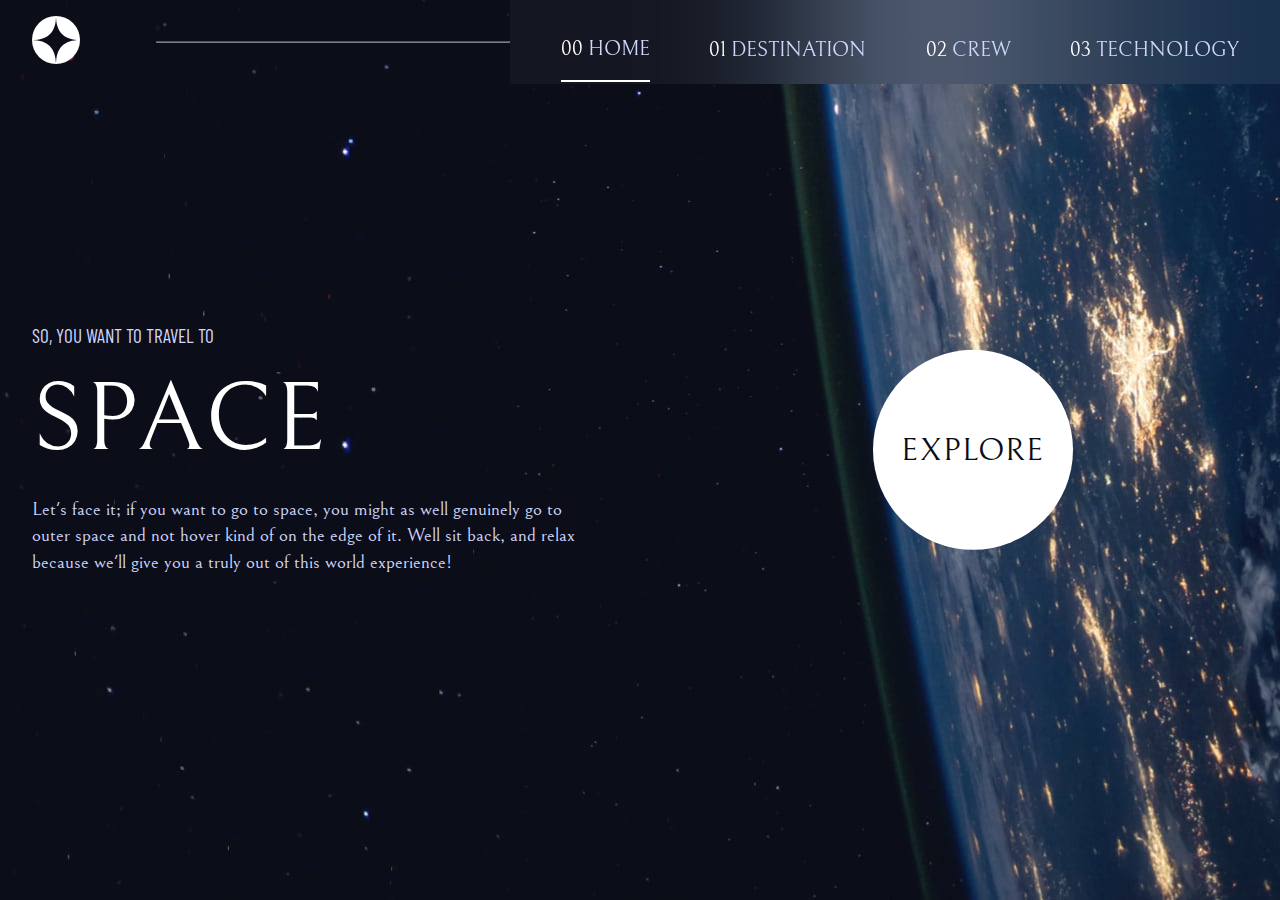
<file: index.html>
<!DOCTYPE html>
<html lang="en">
<head>
    <meta charset="UTF-8">
    <meta http-equiv="X-UA-Compatible" content="IE=edge">
    <meta name="viewport" content="width=device-width, initial-scale=1.0">
    <link rel="shortcut icon" href="assets/favicon-32x32.png" type="image/x-icon">
    <link rel="stylesheet" href="style.css">
    <title>Space Tourism Website</title>
</head>
<body>
    <style>
        body{
            background-image: url(assets/home/background-home-mobile.jpg);
        }
        @media screen and (min-width: 600px) and (max-width: 1000px){
            body{
                background-image: url(assets/home/background-home-mobile.jpg);
            }
        }
        @media screen and (min-width: 1000px){
            body{
                background-image: url(assets/home/background-home-desktop.jpg);
            }
            .main{
                max-width: 1300px;
                margin-top: 2em;
                margin: auto;
            }
        }
    </style>
    <nav>
        <div class="logo">
            <img src="assets/shared/logo.svg" alt="" >
        </div>
        <div class="menu-open">
            <img src="assets/shared/icon-hamburger.svg" alt="" class="icon-hamburger">
        </div>        
        <hr>
        <div class="nav-menu">
            <img src="assets/shared/icon-close.svg" alt="" class="icon-close">
            <p class="p-one" style="border-bottom: 2px solid white;"><span>00</span> home</p>
            <a href="./destination.html"><p><span>01</span> destination</p></a>
            <a href="./crew.html"><p><span>02</span> crew</p></a>
            <a href="./launch.html"><p><span>03</span> technology</p></a>
        </div>
    </nav>
    <div class="container">
        <div class="main">
            <div class="text">
                <h3>so, you want to travel to</h3>
                <h1>space</h1>
                <p>Let's face it; if you want to go to space, you might as well genuinely go to outer space and not hover kind of on the edge of it. Well sit back, and relax because we'll give you a truly out of this world experience!</p>
            </div>
            <div class="other-circle">
                <a href="./destination.html">
                    <div class="circle">
                        <h3>explore</h3>
                    </div>
                </a>
            </div>
        </div>
    </div>
    <script src="main.js"></script>
</body>
</html>
</file>
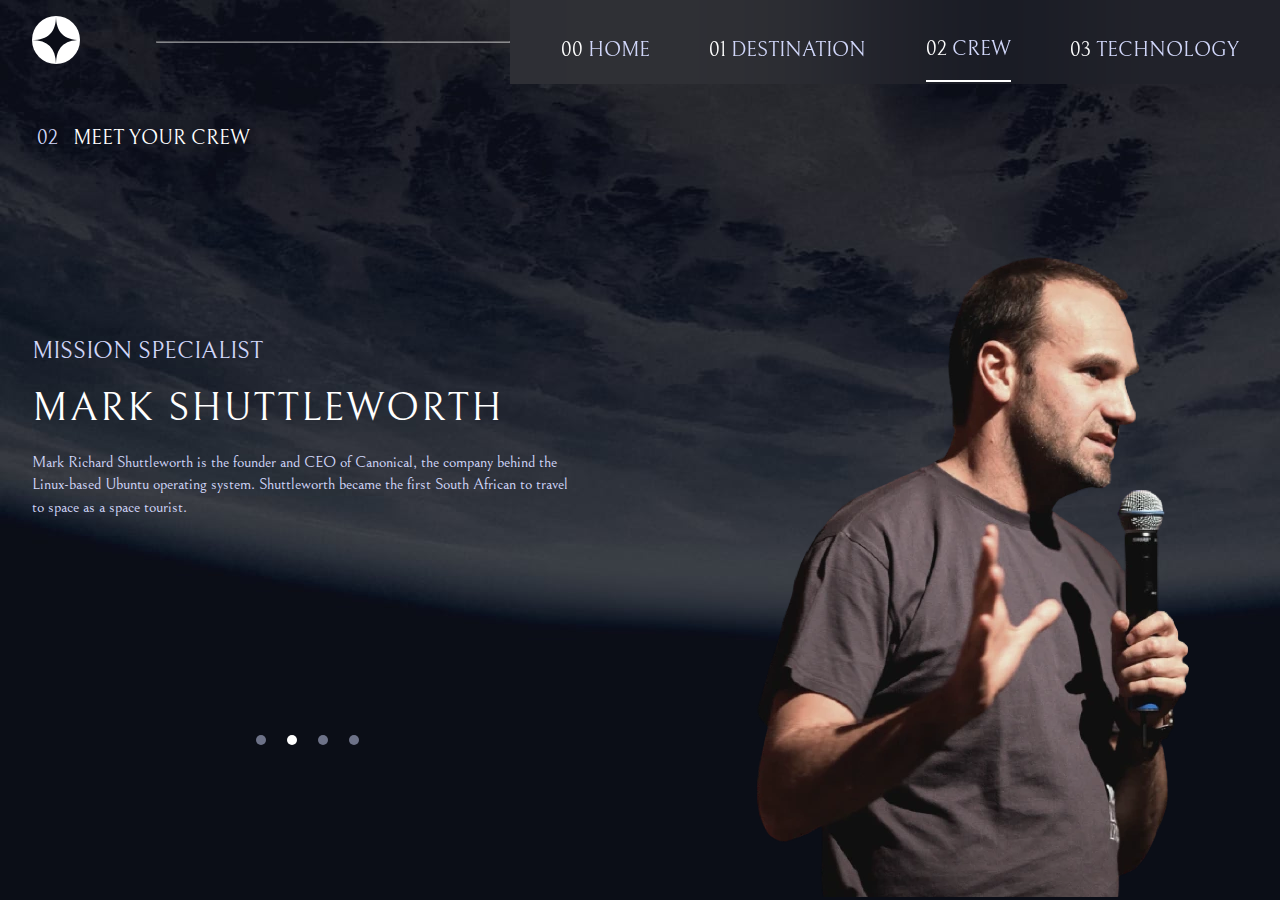
<file: crew-eng.html>
<!DOCTYPE html>
<html lang="en">
<head>
    <meta charset="UTF-8">
    <meta http-equiv="X-UA-Compatible" content="IE=edge">
    <link rel="stylesheet" href="style.css">
    <meta name="viewport" content="width=device-width, initial-scale=1.0">
    <title>Crew</title>
</head>
<body>
    <style>
        body{
            background-image: url(assets/crew/background-crew-mobile.jpg);
        }
        @media screen and (min-width: 600px) and (max-width: 1000px){
            body{
                background-image: url(assets/crew/background-crew-tablet.jpg);
            }
        }
        @media screen and (min-width: 1000px){
            body{
                background-image: url(assets/crew/background-crew-desktop.jpg);
            }
            .main{
                bottom: 0;
            }
        }
    </style>
    <nav class="container">
        <div class="logo">
            <img src="assets/shared/logo.svg" alt="" >
        </div>
        <div class="menu-open">
            <img src="assets/shared/icon-hamburger.svg" alt="" class="icon-hamburger">
        </div>   
        <hr>     
        <div class="nav-menu">
            <img src="assets/shared/icon-close.svg" alt="" class="icon-close">
            <a href="./index.html"><p class="p-one"><span>00</span> home</p></a>
            <a href="./destination.html"><p><span>01</span> destination</p></a>
            <a href="./crew.html"><p  style="border-bottom: 2px solid white;"><span>02</span> crew</p></a>
            <a href="./launch.html"><p><span>03</span> technology</p></a>
        </div>
    </nav>
    <h3 class="destination--h3"><span>02</span> meet your crew</h3>
    <div class="main main-crew">
        <div class="moon-crew">
            <div class="crew-text">
                <h2>mission specialist</h2>
                <h1>mark shuttleworth</h1>
                <p>Mark Richard Shuttleworth is the founder and CEO of Canonical, the company behind the Linux-based Ubuntu operating system. Shuttleworth became the first South African to travel to space as a space tourist.</p>
            </div>
            <div class="swipe-circles">
                <a href="./crew.html"><div class="small-circle"></div></a>
                <div class="small-circle" style="background-color: #FFF; opacity: 1;"></div>
                <a href="./crew-pilot.html"><div class="small-circle"></div></a>
                <a href="./crew-flight.html"><div class="small-circle"></div></a>
            </div>
        </div>
        <div class="image-div">
            <img src="assets/crew/image-mark-shuttleworth.webp" alt="" class="image" style="padding-bottom: 0em;">
        </div>
    </div>
    <script src="main.js"></script>
</body>
</html>
</file>
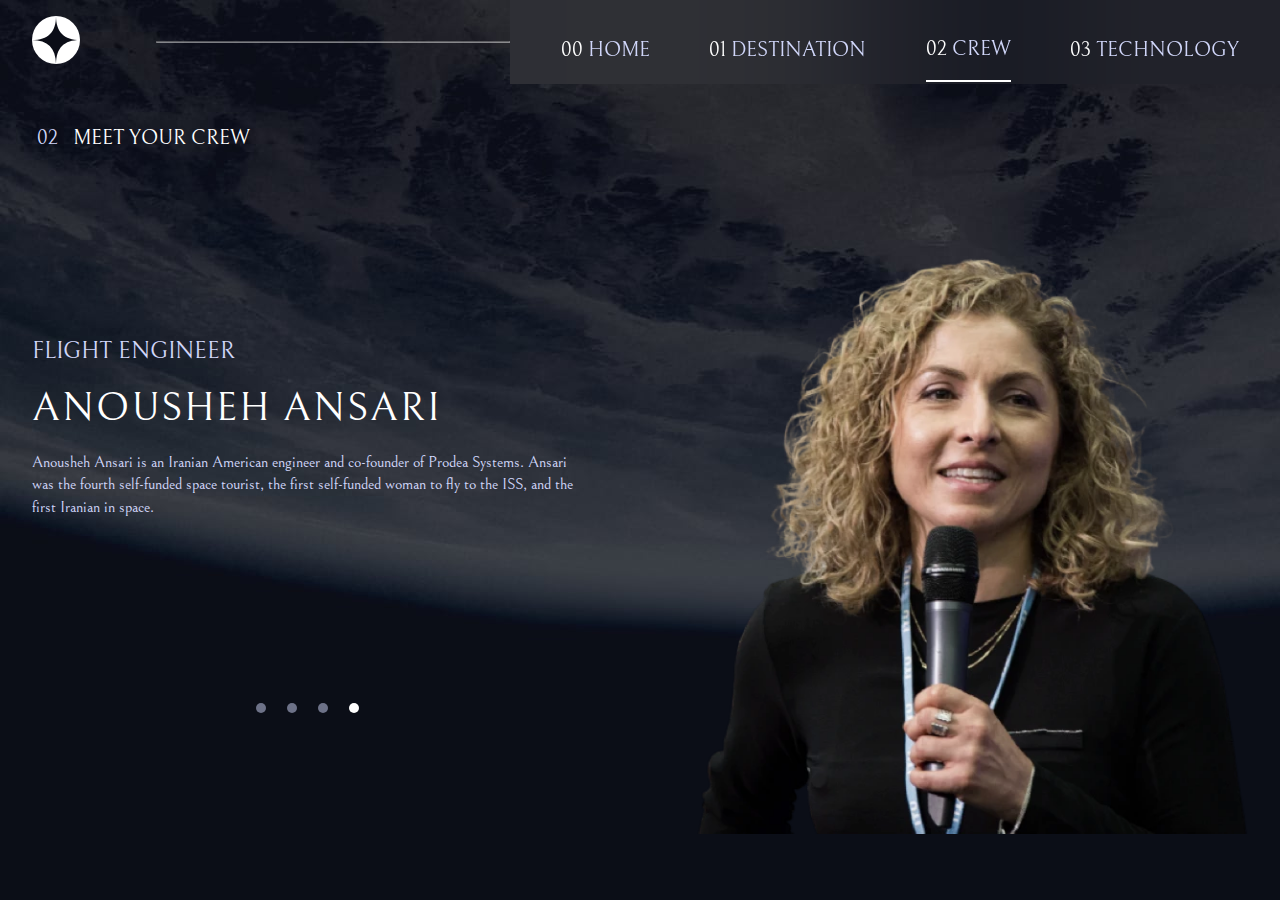
<file: crew-flight.html>
<!DOCTYPE html>
<html lang="en">
<head>
    <meta charset="UTF-8">
    <meta http-equiv="X-UA-Compatible" content="IE=edge">
    <link rel="shortcut icon" href="assets/favicon-32x32.png" type="image/x-icon">
    <link rel="stylesheet" href="style.css">
    <meta name="viewport" content="width=device-width, initial-scale=1.0">
    <title>Crew</title>
</head>
<body>
    <style>
        body{
            background-image: url(assets/crew/background-crew-mobile.jpg);
        }
        @media screen and (min-width: 600px) and (max-width: 1000px){
            body{
                background-image: url(assets/crew/background-crew-tablet.jpg);
            }
        }
        @media screen and (min-width: 1000px){
            body{
                background-image: url(assets/crew/background-crew-desktop.jpg);
            }
            .main{
                bottom: 0;
            }
        }
    </style>
    <nav class="container">
        <div class="logo">
            <img src="assets/shared/logo.svg" alt="" >
        </div>
        <div class="menu-open">
            <img src="assets/shared/icon-hamburger.svg" alt="" class="icon-hamburger">
        </div> 
        <hr>       
        <div class="nav-menu">
            <img src="assets/shared/icon-close.svg" alt="" class="icon-close">
            <a href="./index.html"><p class="p-one"><span>00</span> home</p></a>
            <a href="./destination.html"><p><span>01</span> destination</p></a>
            <a href="./crew.html"><p style="border-bottom: 2px solid white;"><span>02</span> crew</p></a>
            <a href="./launch.html"><p><span>03</span> technology</p></a>
        </div>
    </nav>
    <h3 class="destination--h3"><span>02</span> meet your crew</h3>
    <div class="main main-crew">
        <div class="moon-crew">
            <div class="crew-text">
                <h2>flight engineer</h2>
                <h1>anousheh ansari</h1>
                <p>Anousheh Ansari is an Iranian American engineer and co-founder of Prodea Systems. Ansari was the fourth self-funded space tourist, the first self-funded woman to fly to the ISS, and the first Iranian in space.</p>
            </div>
            <div class="swipe-circles">
                <a href="./crew.html"><div class="small-circle"></div></a>
                <a href="./crew-eng.html"><div class="small-circle"></div></a>
                <a href="./crew-pilot.html"><div class="small-circle"></div></a>
                <div class="small-circle" style="background-color: #FFF; opacity: 1;"></div>
            </div>
        </div>
        <div class="image-div">
            <img src="assets/crew/image-anousheh-ansari.webp" alt="" class="image" style="padding-bottom: 0em;">
        </div>
    </div>
    <script src="main.js"></script>
</body>
</html>
</file>
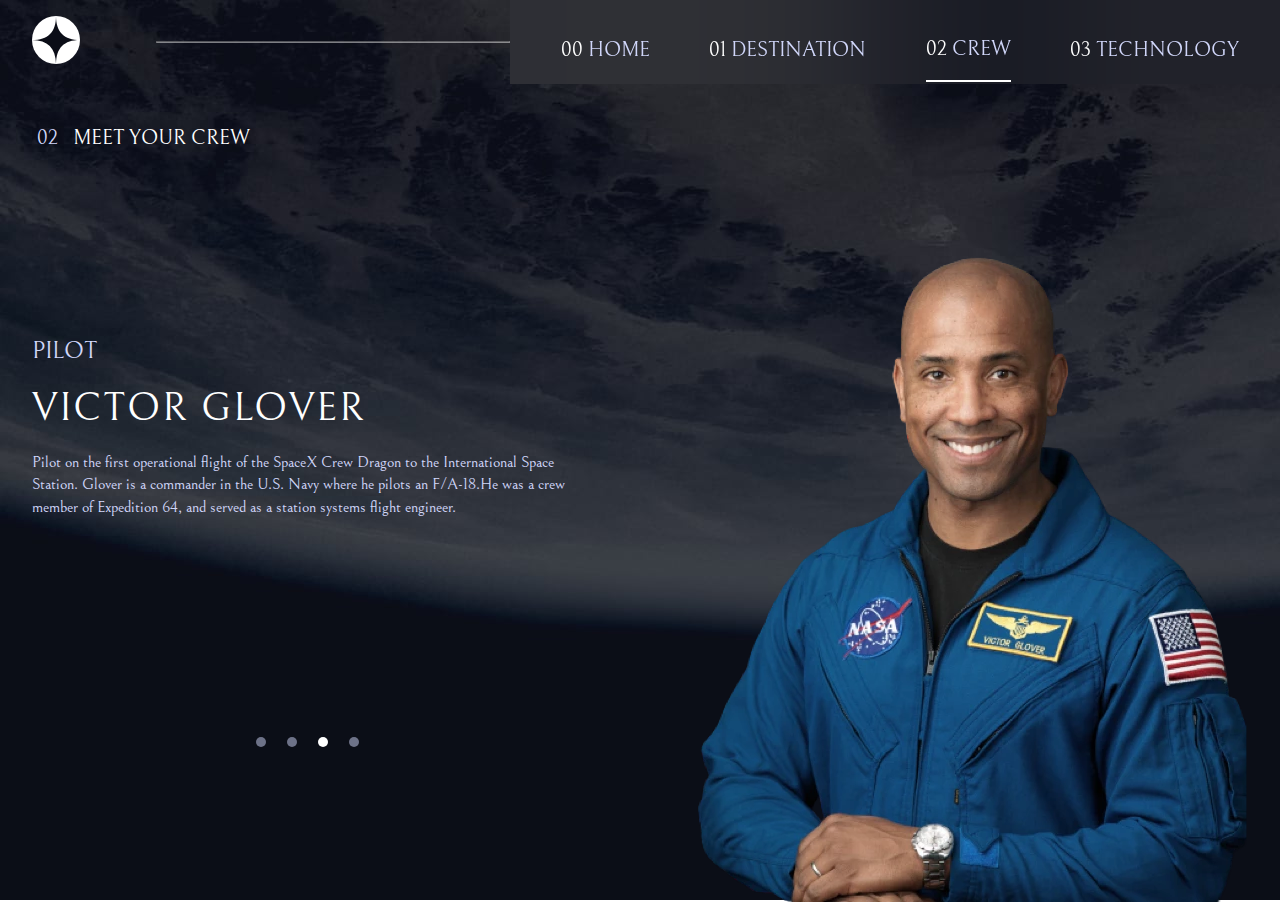
<file: crew-pilot.html>
<!DOCTYPE html>
<html lang="en">
<head>
    <meta charset="UTF-8">
    <meta http-equiv="X-UA-Compatible" content="IE=edge">
    <link rel="shortcut icon" href="assets/favicon-32x32.png" type="image/x-icon">
    <link rel="stylesheet" href="style.css">
    <meta name="viewport" content="width=device-width, initial-scale=1.0">
    <title>Crew</title>
</head>
<body>    
    <style>
        body{
            background-image: url(assets/crew/background-crew-mobile.jpg);
        }
        @media screen and (min-width: 600px) and (max-width: 1000px){
            body{
                background-image: url(assets/crew/background-crew-tablet.jpg);
            }
        }
        @media screen and (min-width: 1000px){
            body{
                background-image: url(assets/crew/background-crew-desktop.jpg);
            }
            .main{
                bottom: 0;
            }
        }
    </style>
    <nav class="container">
        <div class="logo">
            <img src="assets/shared/logo.svg" alt="" >
        </div>
        <div class="menu-open">
            <img src="assets/shared/icon-hamburger.svg" alt="" class="icon-hamburger">
        </div>
        <hr>        
        <div class="nav-menu">
            <img src="assets/shared/icon-close.svg" alt="" class="icon-close">
            <a href="./index.html"><p class="p-one"><span>00</span> home</p></a>
            <a href="./destination.html"><p><span>01</span> destination</p></a>
            <a href="./crew.html"><p style="border-bottom: 2px solid white;"><span>02</span> crew</p></a>
            <a href="./launch.html"><p><span>03</span> technology</p></a>
        </div>
    </nav>
    <h3 class="destination--h3"><span>02</span> meet your crew</h3>
    <div class="main main-crew">
        <div class="moon-crew">
            <div class="crew-text">
                <h2>pilot</h2>
                <h1>victor glover</h1>
                <p>Pilot on the first operational flight of the SpaceX Crew Dragon to the International Space Station. Glover is a commander in the U.S. Navy where he pilots an F/A-18.He was a crew member of Expedition 64, and served as a station systems flight engineer. </p>
            </div>
            <div class="swipe-circles">
                <a href="./crew.html"><div class="small-circle"></div></a>
                <a href="./crew-eng.html"><div class="small-circle"></div></a>
                <div class="small-circle" style="background-color: #FFF; opacity: 1;"></div>
                <a href="./crew-flight.html"><div class="small-circle"></div></a>
            </div>
        </div>
        <div class="image-div">
            <img src="assets/crew/image-victor-glover.webp" alt="" class="image" style="padding-bottom: 0em;">
        </div>
    </div>
    <script src="main.js"></script>
</body>
</html>
</file>
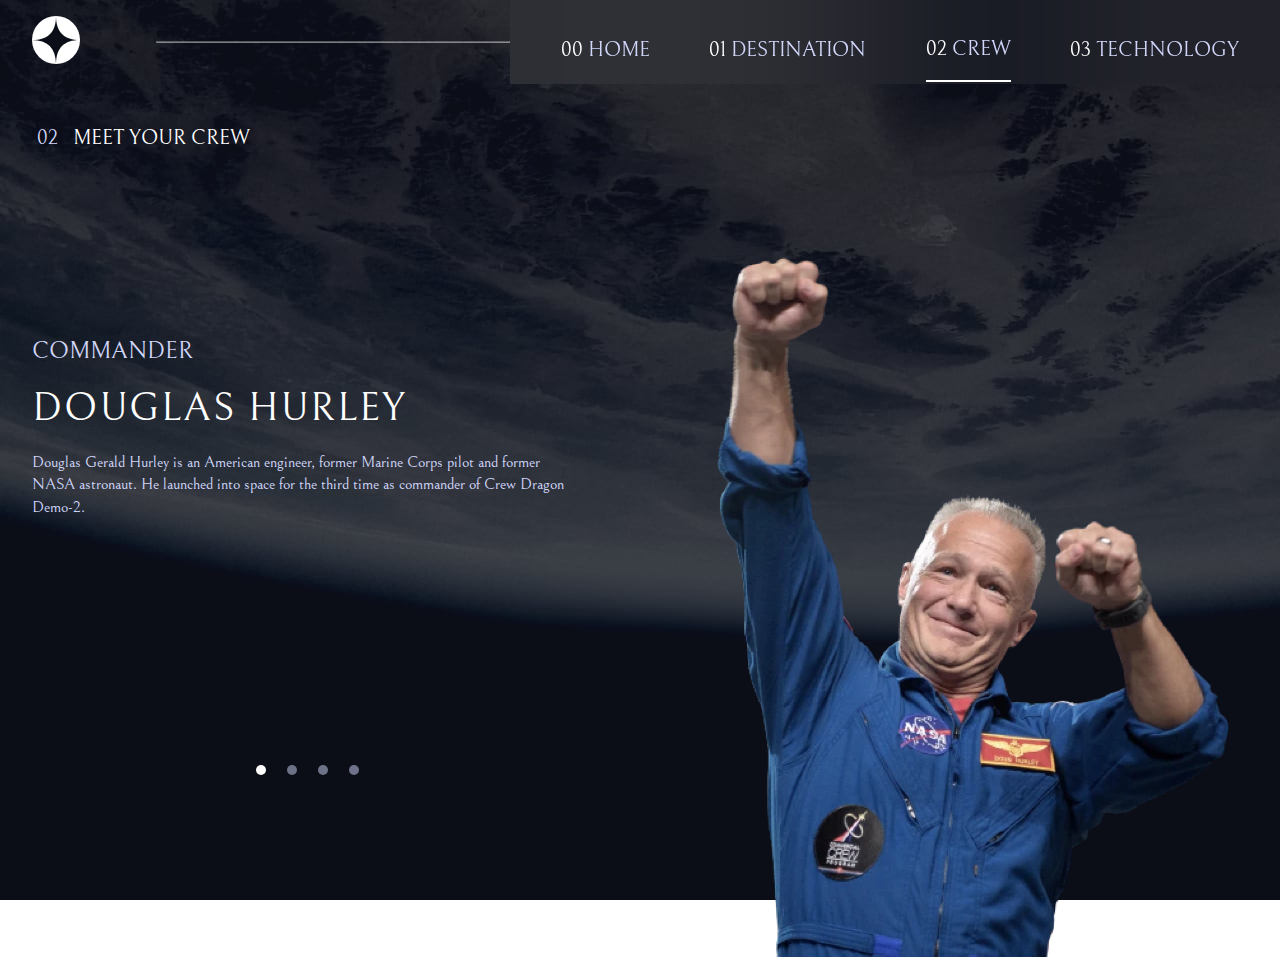
<file: crew.html>
<!DOCTYPE html>
<html lang="en">
<head>
    <meta charset="UTF-8">
    <meta http-equiv="X-UA-Compatible" content="IE=edge">
    <link rel="shortcut icon" href="assets/favicon-32x32.png" type="image/x-icon">
    <link rel="stylesheet" href="style.css">
    <meta name="viewport" content="width=device-width, initial-scale=1.0">
    <title>Crew</title>
</head>
<body>
    <style>
        body{
            background-image: url(assets/crew/background-crew-mobile.jpg);
        }
        @media screen and (min-width: 600px) and (max-width: 1000px){
            body{
                background-image: url(assets/crew/background-crew-tablet.jpg);
            }
        }
        @media screen and (min-width: 1000px){
            body{
                background-image: url(assets/crew/background-crew-desktop.jpg);
            }
            .main{
                bottom: 0;
            }
        }
    </style>
    <nav class="container">
        <div class="logo">
            <img src="assets/shared/logo.svg" alt="logo">
        </div>
        <div class="menu-open">
            <img src="assets/shared/icon-hamburger.svg" alt="hamburger-icon to open menu" class="icon-hamburger">
        </div>  
        <hr>      
        <div class="nav-menu">
            <img src="assets/shared/icon-close.svg" alt="close-icon to close menu" class="icon-close">
            <a href="./index.html"><p class="p-one"><span>00</span> home</p></a>
            <a href="./destination.html"><p><span>01</span> destination</p></a>
            <a href="./crew.html"><p style="border-bottom: 2px solid white;"><span>02</span> crew</p></a>
            <a href="./launch.html"><p><span>03</span> technology</p></a>
        </div>
    </nav>
    <h3 class="destination--h3"><span>02</span> meet your crew</h3>

    <div class="main main-crew">
        <div class="moon-crew">
            <div class="crew-text">
                <h2>commander</h2>
                <h1>douglas hurley</h1>
                <p>Douglas Gerald Hurley is an American engineer, former Marine Corps pilot and former NASA astronaut. He launched into space for the third time as commander of Crew Dragon Demo-2.</p>
            </div>
            <div class="swipe-circles">
                <div class="small-circle" style="background-color: #FFF; opacity: 1;"></div>
                <a href="./crew-eng.html"><div class="small-circle"></div></a>
                <a href="./crew-pilot.html"><div class="small-circle"></div></a>
                <a href="./crew-flight.html"><div class="small-circle"></div></a>
            </div>
        </div>
        <div class="image-div">
            <img src="assets/crew/image-douglas-hurley.webp" alt="douglas hurley an Ameriacn engineer and former NASA astronaut" class="image" style="padding-bottom: 0em;">
        </div>
    </div>
    <script src="main.js"></script>
</body>
</html>
</file>
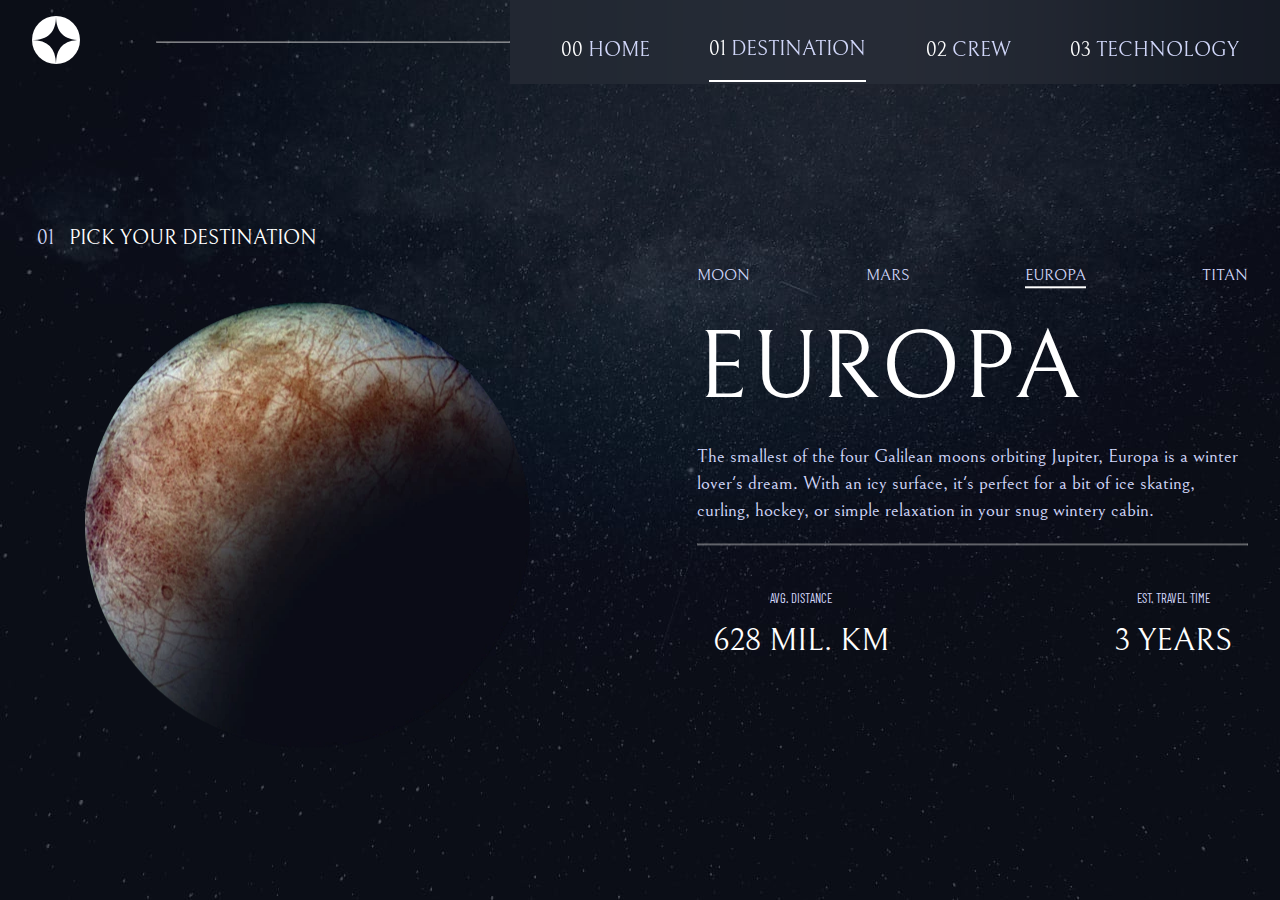
<file: destination-europa.html>
<!DOCTYPE html>
<html lang="en">
<head>
    <meta charset="UTF-8">
    <meta http-equiv="X-UA-Compatible" content="IE=edge">
    <link rel="stylesheet" href="style.css">
    <link rel="shortcut icon" href="assets/favicon-32x32.png" type="image/x-icon">
    <meta name="viewport" content="width=device-width, initial-scale=1.0">
    <title>Europa</title>
</head>
<body>
    <style>
        body{
            background-image: url(assets/destination/background-destination-mobile.jpg);
        }
        @media screen and (min-width: 600px) and (max-width: 1000px){
            body{
                background-image: url(assets/destination/background-destination-tablet.jpg);
            }
        }
        @media screen and (min-width: 1000px){
            body{
                background-image: url(assets/destination/background-destination-desktop.jpg);
            }
            .main{
                margin-top: 2em;
                max-width: 1300px;
            }
        }
    </style>
    <nav class="container">
        <div class="logo">
            <img src="assets/shared/logo.svg" alt="" >
        </div>
        <div class="menu-open">
            <img src="assets/shared/icon-hamburger.svg" alt="" class="icon-hamburger">
        </div>   
        <hr>     
        <div class="nav-menu">
            <img src="assets/shared/icon-close.svg" alt="" class="icon-close">
            <a href="./index.html"><p class="p-one"><span>00</span> home</p></a>
            <a href="./destination.html"><p style="border-bottom: 2px solid white;"><span>01</span> destination</p></a>
            <a href="./crew.html"><p><span>02</span> crew</p></a>
            <a href="./launch.html"><p><span>03</span> technology</p></a>
        </div>
    </nav>
    <div class="main">
        <div class="moon">
            <h3 class="destination--h3"><span>01</span> pick your destination</h3>
            <div class="image-div">
                <img src="assets/destination/image-europa.webp" alt="" class="image">
            </div>
        </div>
        <div class="text">
            <div class="planet-list">
                <a href="./destination.html"><p>moon</p></a>
                <a href="./destination-mars.html"><p>mars</p></a>
                <p style="border-bottom: 2px solid #FFF;">europa</p>
                <a href="./destination-titan.html"><p>titan</p></a>
            </div>
            <h1>europa</h1>
            <p>The smallest of the four Galilean moons orbiting Jupiter, Europa is a winter lover's dream. With an icy surface, it's perfect for a bit of ice skating, curling, hockey, or simple relaxation in your snug wintery cabin.</p>
        <hr>
        <div class="distance-time">
            <div class="avg-distance">
                <h3>avg. distance</h3>
                <h2>628 mil. km</h2>
            </div>
            <div class="time">
                <h3>est. travel time</h3>
                <h2>3 years</h2>
            </div>
        </div>
        </div>
    </div>
    <script src="main.js"></script>
</body>
</html>
</file>
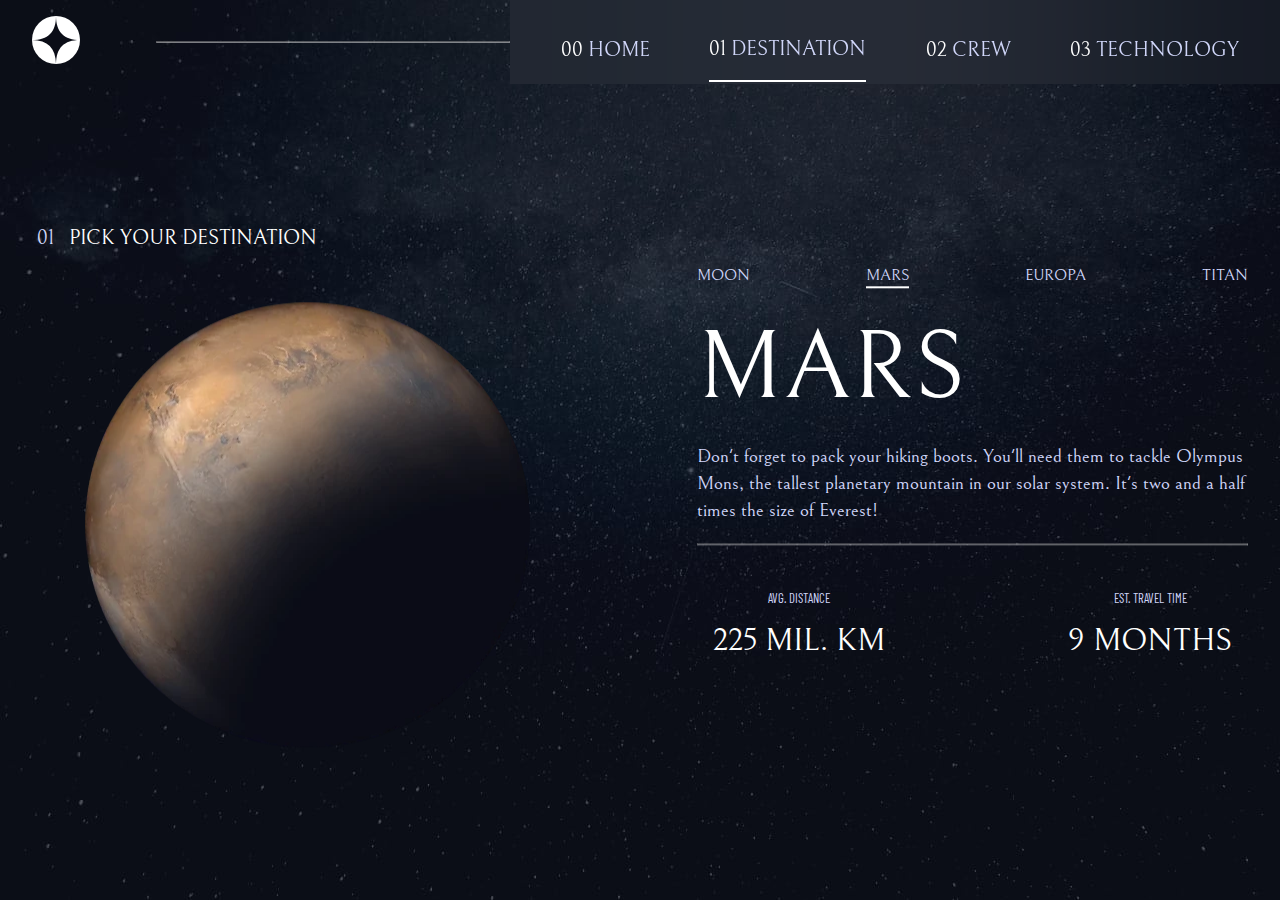
<file: destination-mars.html>
<!DOCTYPE html>
<html lang="en">
<head>
    <meta charset="UTF-8">
    <meta http-equiv="X-UA-Compatible" content="IE=edge">
    <link rel="stylesheet" href="style.css">
    <link rel="shortcut icon" href="assets/favicon-32x32.png" type="image/x-icon">
    <meta name="viewport" content="width=device-width, initial-scale=1.0">
    <title>Mars</title>
</head>
<body>
    <style>
        body{
            background-image: url(assets/destination/background-destination-mobile.jpg);
        }
        @media screen and (min-width: 600px) and (max-width: 1000px){
            body{
                background-image: url(assets/destination/background-destination-tablet.jpg);
            }
        }
        @media screen and (min-width: 1000px){
            body{
                background-image: url(assets/destination/background-destination-desktop.jpg);
            }
            .main{
                margin-top: 2em;
                max-width: 1300px;
            }
        }
    </style>
    <nav class="container">
        <div class="logo">
            <img src="assets/shared/logo.svg" alt="" >
        </div>
        <div class="menu-open">
            <img src="assets/shared/icon-hamburger.svg" alt="" class="icon-hamburger">
        </div>  
        <hr>      
        <div class="nav-menu">
            <img src="assets/shared/icon-close.svg" alt="" class="icon-close">
            <a href="./index.html"><p class="p-one"><span>00</span> home</p></a>
            <a href="./destination.html"><p style="border-bottom: 2px solid white;"><span>01</span> destination</p></a>
            <a href="./crew.html"><p><span>02</span> crew</p></a>
            <a href="./launch.html"><p><span>03</span> technology</p></a>
        </div>
    </nav>
    <div class="main">
        <div class="moon">
            <h3 class="destination--h3"><span>01</span> pick your destination</h3>
            <div class="image-div">
                <img src="assets/destination/image-mars.webp" alt="" class="image">
            </div>
        </div>
        <div class="text">
            <div class="planet-list">
                <a href="./destination.html"><p>moon</p></a>
                <p style="border-bottom: 2px solid #FFF;">mars</p>
                <a href="./destination-europa.html"><p>europa</p></a>
                <a href="./destination-titan.html"><p>titan</p></a>
            </div>
            <h1>mars</h1>
            <p>Don't forget to pack your hiking boots. You'll need them to tackle Olympus Mons, the tallest planetary mountain in our solar system. It's two and a half times the size of Everest!</p>
        <hr>
        <div class="distance-time">
            <div class="avg-distance">
                <h3>avg. distance</h3>
                <h2>225 mil. km</h2>
            </div>
            <div class="time">
                <h3>est. travel time</h3>
                <h2>9 months</h2>
            </div>
        </div>
        </div>
    </div>
    <script src="main.js"></script>
</body>
</html>
</file>
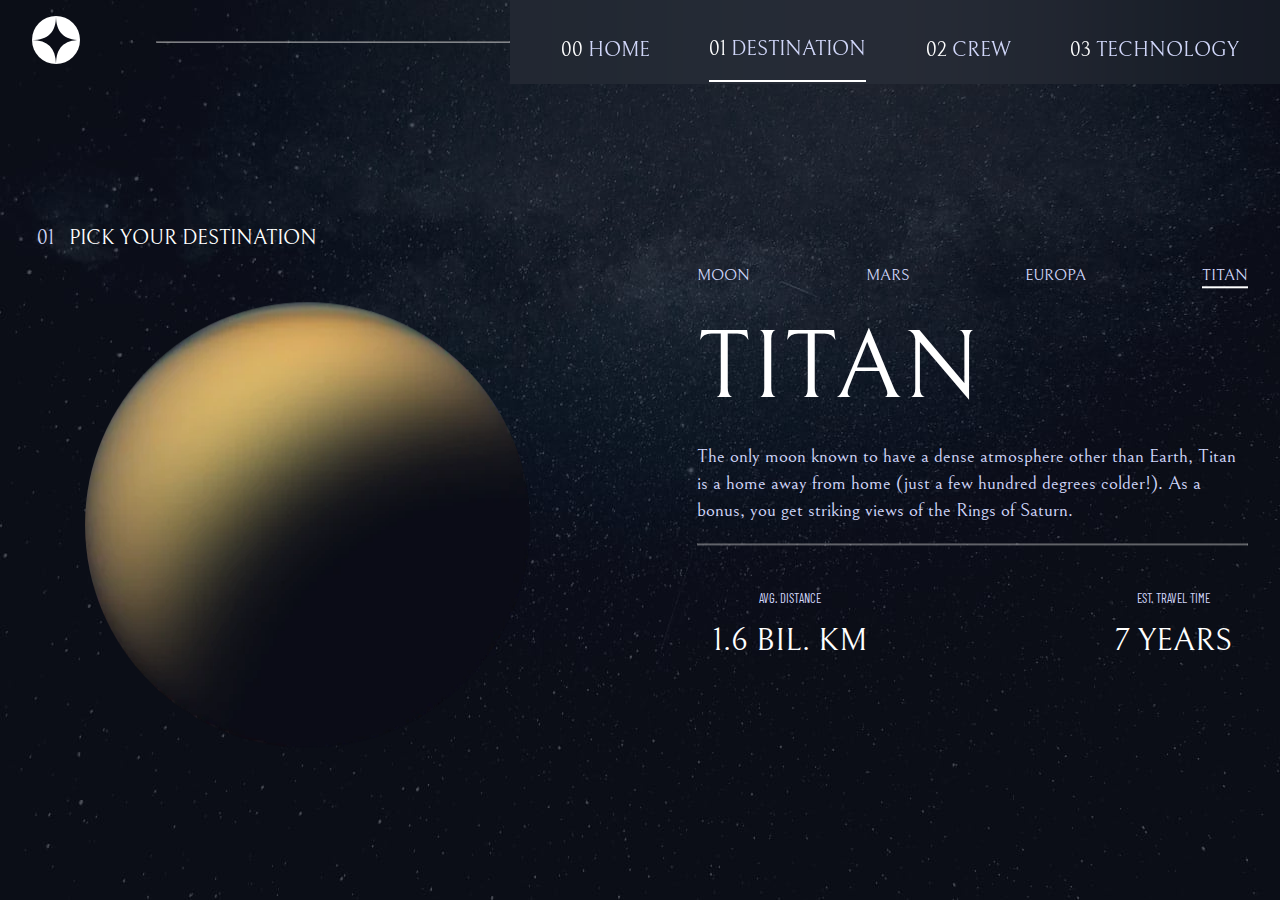
<file: destination-titan.html>
<!DOCTYPE html>
<html lang="en">
<head>
    <meta charset="UTF-8">
    <meta http-equiv="X-UA-Compatible" content="IE=edge">
    <link rel="stylesheet" href="style.css">
    <link rel="shortcut icon" href="assets/favicon-32x32.png" type="image/x-icon">
    <meta name="viewport" content="width=device-width, initial-scale=1.0">
    <title>Titan</title>
</head>
<body>
    <style>
        body{
            background-image: url(assets/destination/background-destination-mobile.jpg);
        }
        @media screen and (min-width: 600px) and (max-width: 1000px){
            body{
                background-image: url(assets/destination/background-destination-tablet.jpg);
            }
        }
        @media screen and (min-width: 1000px){
            body{
                background-image: url(assets/destination/background-destination-desktop.jpg);
            }
            .main{
                margin-top: 2em;
                max-width: 1300px;
            }
        }
    </style>
    <nav class="container">
        <div class="logo">
            <img src="assets/shared/logo.svg" alt="" >
        </div>
        <div class="menu-open">
            <img src="assets/shared/icon-hamburger.svg" alt="" class="icon-hamburger">
        </div>   
        <hr>     
        <div class="nav-menu">
            <img src="assets/shared/icon-close.svg" alt="" class="icon-close">
            <a href="./index.html"><p class="p-one"><span>00</span> home</p></a>
            <a href="./destination.html"><p style="border-bottom: 2px solid white;"><span>01</span> destination</p></a>
            <a href="./crew.html"><p><span>02</span> crew</p></a>
            <a href="./launch.html"><p><span>03</span> technology</p></a>
        </div>
    </nav>

    <div class="main">
        <div class="moon">
            <h3 class="destination--h3"><span>01</span> pick your destination</h3>
            <div class="image-div">
                <img src="assets/destination/image-titan.webp" alt="" class="image">
            </div>
        </div>
        <div class="text">
            <div class="planet-list">
                <a href="./destination.html"><p>moon</p></a>
                <a href="./destination-mars.html"><p>mars</p></a>
                <a href="./destination-europa.html"><p>europa</p></a>
                <p style="border-bottom: 2px solid #FFF;">titan</p>
            </div>
            <h1>titan</h1>
            <p>The only moon known to have a dense atmosphere other than Earth, Titan is a home away from home (just a few hundred degrees colder!). As a bonus, you get striking views of the Rings of Saturn.</p>
        <hr>
        <div class="distance-time">
            <div class="avg-distance">
                <h3>avg. distance</h3>
                <h2>1.6 bil. km</h2>
            </div>
            <div class="time">
                <h3>est. travel time</h3>
                <h2>7 years</h2>
            </div>
        </div>
        </div>
    </div>
    <script src="main.js"></script>
</div>
</body>
</html>
</file>
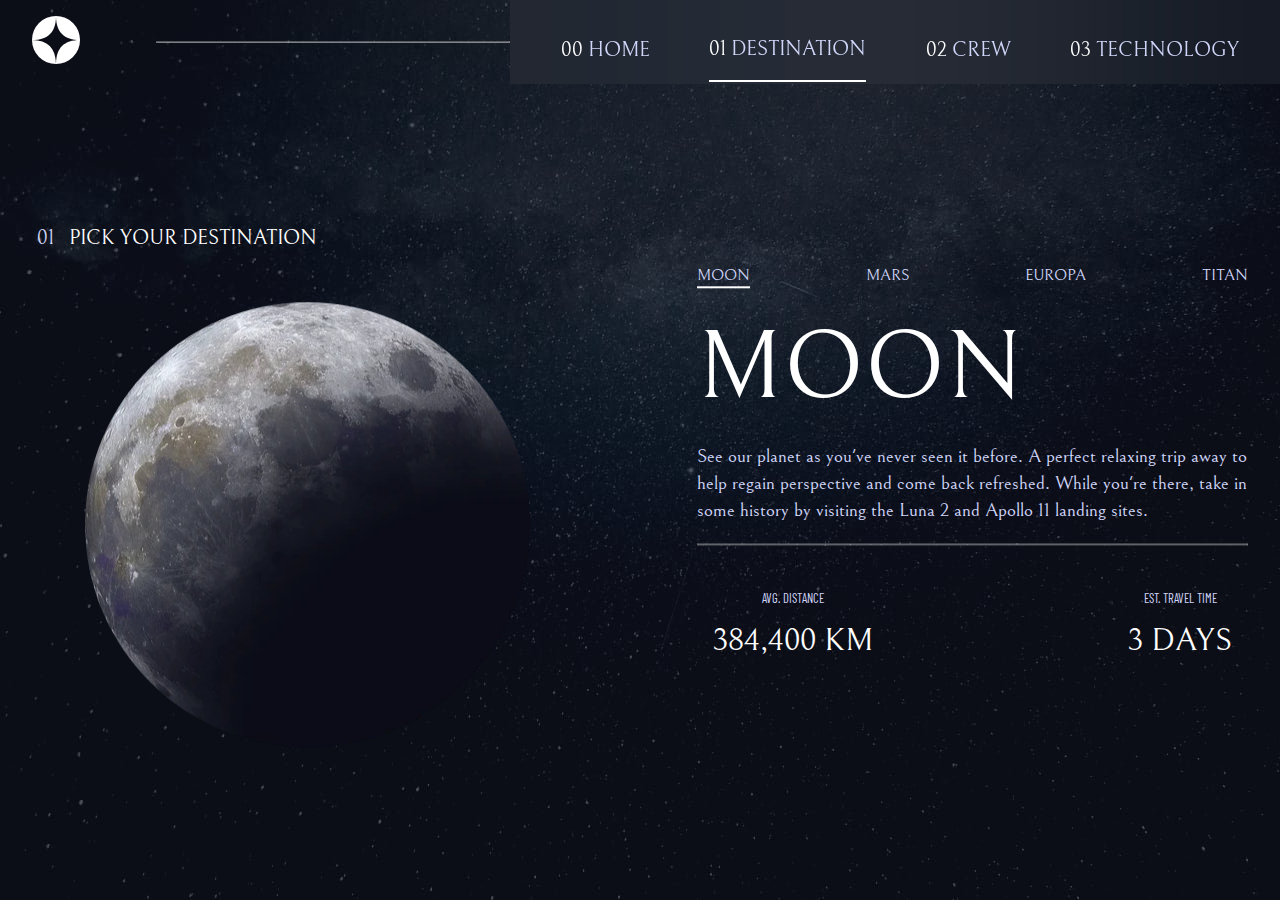
<file: destination.html>
<!DOCTYPE html>
<html lang="en">
<head>
    <meta charset="UTF-8">
    <meta http-equiv="X-UA-Compatible" content="IE=edge">
    <link rel="stylesheet" href="style.css">
    <link rel="shortcut icon" href="assets/favicon-32x32.png" type="image/x-icon">
    <meta name="viewport" content="width=device-width, initial-scale=1.0">
    <title>Destination</title>
</head>
<body>
    <style>
        body{
            background-image: url(assets/destination/background-destination-mobile.jpg);
        }
        @media screen and (min-width: 600px) and (max-width: 1000px){
            body{
                background-image: url(assets/destination/background-destination-tablet.jpg);
            }
        }
        @media screen and (min-width: 1000px){
            body{
                background-image: url(assets/destination/background-destination-desktop.jpg);
            }
            .main{
                max-width: 1300px;
                margin-top: 2em;
            }
        }
    </style>
    <nav class="container">
        <div class="logo">
            <img src="assets/shared/logo.svg" alt="" >
        </div>
        <div class="menu-open">
            <img src="assets/shared/icon-hamburger.svg" alt="" class="icon-hamburger">
        </div>
        <hr>        
        <div class="nav-menu">
            <img src="assets/shared/icon-close.svg" alt="" class="icon-close">
            <a href="./index.html"><p class="p-one"><span>00</span> home</p></a>
            <a href="./destination.html"><p style="border-bottom: 2px solid white;"><span>01</span> destination</p></a>
            <a href="./crew.html"><p><span>02</span> crew</p></a>
            <a href="./launch.html"><p><span>03</span> technology</p></a>
        </div>
    </nav>
    <div class="main">
        <div class="moon">
            <h3 class="destination--h3"><span>01</span> pick your destination</h3>
            <div class="image-div">
                <img src="assets/destination/image-moon.webp" alt="" class="image">
            </div>
        </div>
            <div class="text">
                <div class="planet-list">
                    <p style="border-bottom: 2px solid #FFF;">moon</p>
                    <a href="./destination-mars.html"><p>mars</p></a>
                    <a href="./destination-europa.html"><p>europa</p></a>
                    <a href="./destination-titan.html"><p>titan</p></a>
                </div>
                <h1>moon</h1>
                <p>See our planet as you've never seen it before. A perfect relaxing trip away to help regain perspective and come back refreshed. While you're there, take in some history by visiting the Luna 2 and Apollo 11 landing sites.</p>
            <hr>
            <div class="distance-time">
                <div class="avg-distance">
                    <h3>avg. distance</h3>
                    <h2>384,400 km</h2>
                </div>
                <div class="time">
                    <h3>est. travel time</h3>
                    <h2>3 days</h2>
                </div>
            </div>
            </div>
        </div>
    <script src="main.js"></script>
</body>
</html>
</file>
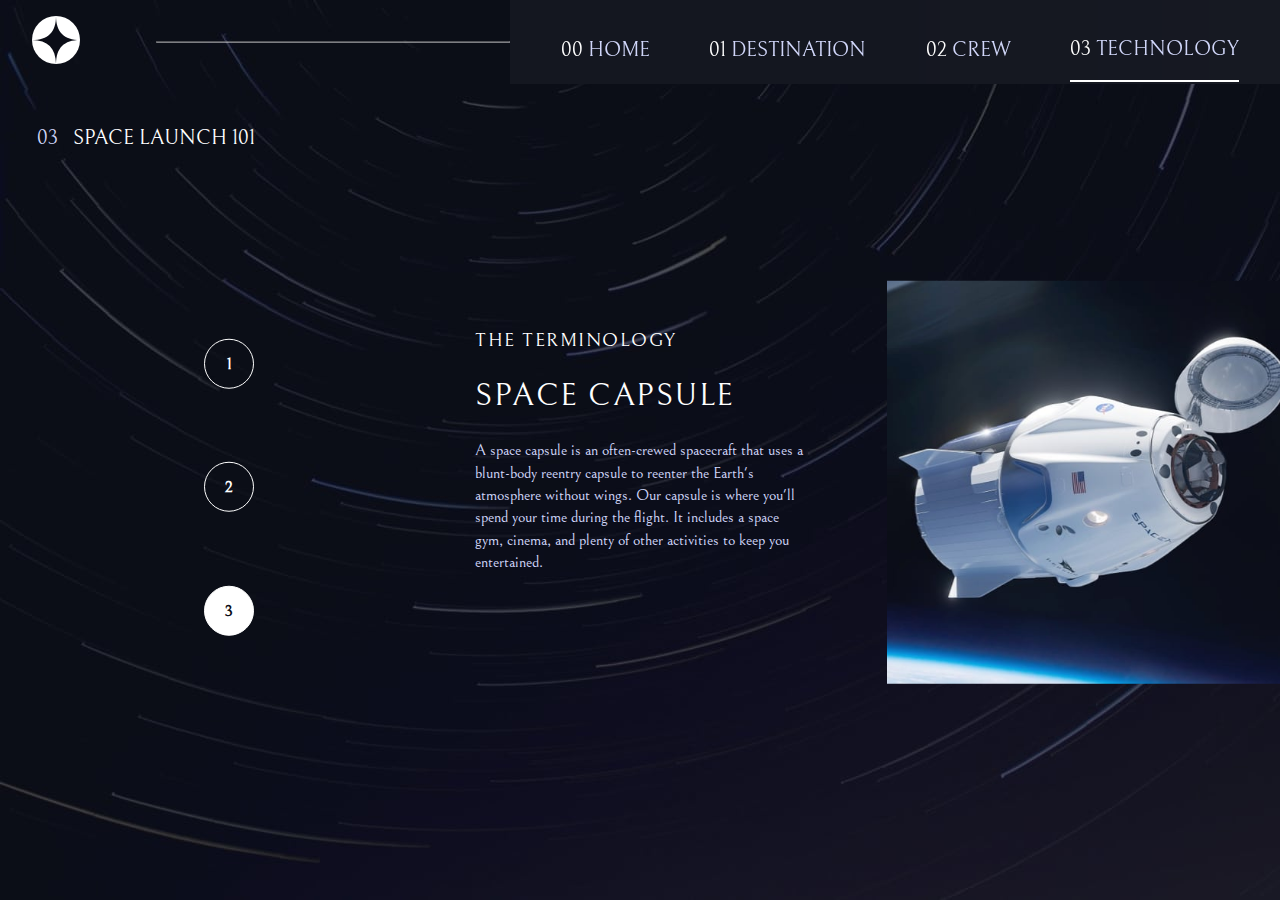
<file: launch-capsule.html>
<!DOCTYPE html>
<html lang="en">
<head>
    <meta charset="UTF-8">
    <meta http-equiv="X-UA-Compatible" content="IE=edge">
    <link rel="stylesheet" href="style.css">
    <link rel="shortcut icon" href="assets/favicon-32x32.png" type="image/x-icon">
    <meta name="viewport" content="width=device-width, initial-scale=1.0">
    <title>Launch</title>
</head>
<body>
    <style>
        body{
            background-image: url(assets/technology/background-technology-mobile.jpg);
        }
        @media screen and (min-width: 600px) and (max-width: 1000px){
            body{
                background-image: url(assets/technology/background-technology-tablet.jpg);
            }
        }
        @media screen and (min-width: 1000px){
            body{
                background-image: url(assets/technology/background-technology-desktop.jpg);
            }
            .main{
                margin-top: 2em;
                grid-template-columns: 1fr 1fr 1fr;
            }
        }
    </style>
    <nav class="container">
        <div class="logo">
            <img src="assets/shared/logo.svg" alt="" >
        </div>
        <div class="menu-open">
            <img src="assets/shared/icon-hamburger.svg" alt="" class="icon-hamburger">
        </div>  
        <hr>      
        <div class="nav-menu">
            <img src="assets/shared/icon-close.svg" alt="" class="icon-close">
            <a href="./index.html"><p class="p-one"><span>00</span> home</p></a>
            <a href="./destination.html"><p><span>01</span> destination</p></a>
            <a href="./crew.html"><p><span>02</span> crew</p></a>
            <a href="./launch.html"><p style="border-bottom: 2px solid white;"><span>03</span> technology</p></a>
        </div>
    </nav>
        <h3 class="destination--h3"><span>03</span> space launch 101</h3>
        <div class="main">
            <div class="space-image-div">
                <img src="assets/technology/image-space-capsule-landscape.jpg" alt="" class="space-image no-display">
                <img src="assets/technology/image-space-capsule-portrait.jpg" alt="" class="space-image portrait">
            </div>
            <div class="page-number">
                <a href="./launch.html"><div class="mid-circle">1</div></a>
                <a href="./launch-spaceport.html"><div class="mid-circle">2</div></a>
                <div class="mid-circle" style="background-color: #fff; color: #0B0D17;">3</div>
            </div>
            <div class="launch-text">
                <h2>the terminology</h2>
                <h1>space capsule</h1>
                <p>A space capsule is an often-crewed spacecraft that uses a blunt-body reentry capsule to reenter the Earth's atmosphere without wings. Our capsule is where you'll spend your time during the flight. It includes a space gym, cinema, and plenty of other activities to keep you entertained.</p>
            </div>
        </div>
        <script src="main.js"></script>
</body>
</html>
</file>
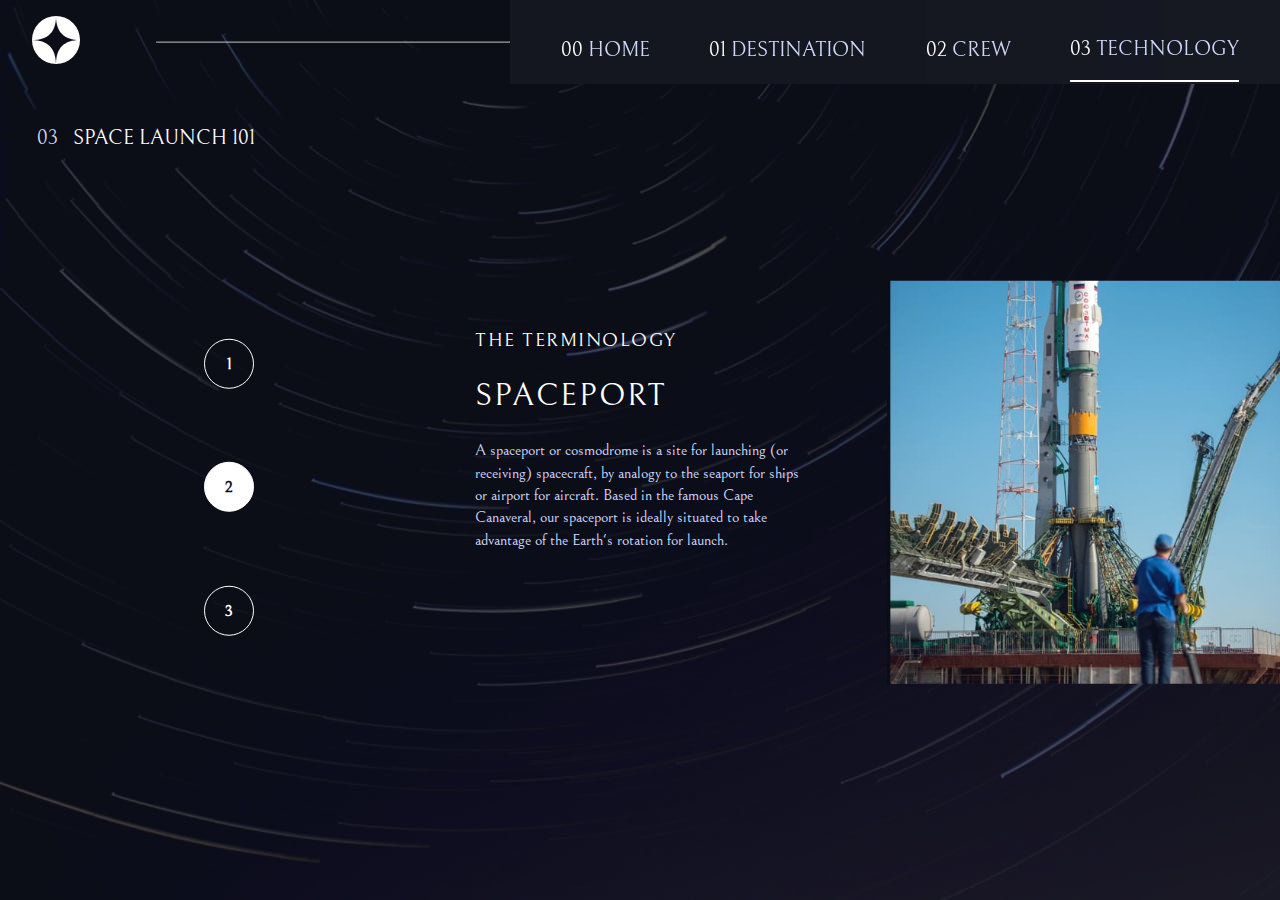
<file: launch-spaceport.html>
<!DOCTYPE html>
<html lang="en">
<head>
    <meta charset="UTF-8">
    <meta http-equiv="X-UA-Compatible" content="IE=edge">
    <link rel="shortcut icon" href="assets/favicon-32x32.png" type="image/x-icon">
    <link rel="stylesheet" href="style.css">
    <meta name="viewport" content="width=device-width, initial-scale=1.0">
    <title>Launch</title>
</head>
<body>
    <style>
        body{
            background-image: url(assets/technology/background-technology-mobile.jpg);
        }
        @media screen and (min-width: 600px) and (max-width: 1000px){
            body{
                background-image: url(assets/technology/background-technology-tablet.jpg);
            }
        }
        @media screen and (min-width: 1000px){
            body{
                background-image: url(assets/technology/background-technology-desktop.jpg);
            }
            .main{
                margin-top: 2em;
                grid-template-columns: 1fr 1fr 1fr;
            }
        }
    </style>
    <nav class="container">
        <div class="logo">
            <img src="assets/shared/logo.svg" alt="" >
        </div>
        <div class="menu-open">
            <img src="assets/shared/icon-hamburger.svg" alt="" class="icon-hamburger">
        </div>     
        <hr>   
        <div class="nav-menu">
            <img src="assets/shared/icon-close.svg" alt="" class="icon-close">
            <a href="./index.html"><p class="p-one"><span>00</span> home</p></a>
            <a href="./destination.html"><p><span>01</span> destination</p></a>
            <a href="./crew.html"><p><span>02</span> crew</p></a>
            <a href="./launch.html"><p style="border-bottom: 2px solid white;"><span>03</span> technology</p></a>
        </div>
    </nav>
        <h3 class="destination--h3"><span>03</span> space launch 101</h3>
        <div class="main">
            <div class="space-image-div">
                <img src="assets/technology/image-spaceport-landscape.jpg" alt="" class="space-image no-display">
                <img src="assets/technology/image-spaceport-portrait.jpg" alt="" class="space-image portrait">
            </div>
            <div class="page-number">
                <a href="./launch.html"><div class="mid-circle">1</div></a>
                <div class="mid-circle" style="background-color: #fff; color: #0B0D17;">2</div>
                <a href="./launch-capsule.html"><div class="mid-circle">3</div></a>
            </div>
            <div class="launch-text">
                <h2>the terminology</h2>
                <h1>spaceport</h1>
                <p>A spaceport or cosmodrome is a site for launching (or receiving) spacecraft, by analogy to the seaport for ships or airport for aircraft. Based in the famous Cape Canaveral, our spaceport is ideally situated to take advantage of the Earth's rotation for launch.</p>
            </div>
        </div>
        <script src="main.js"></script>
</body>
</html>
</file>
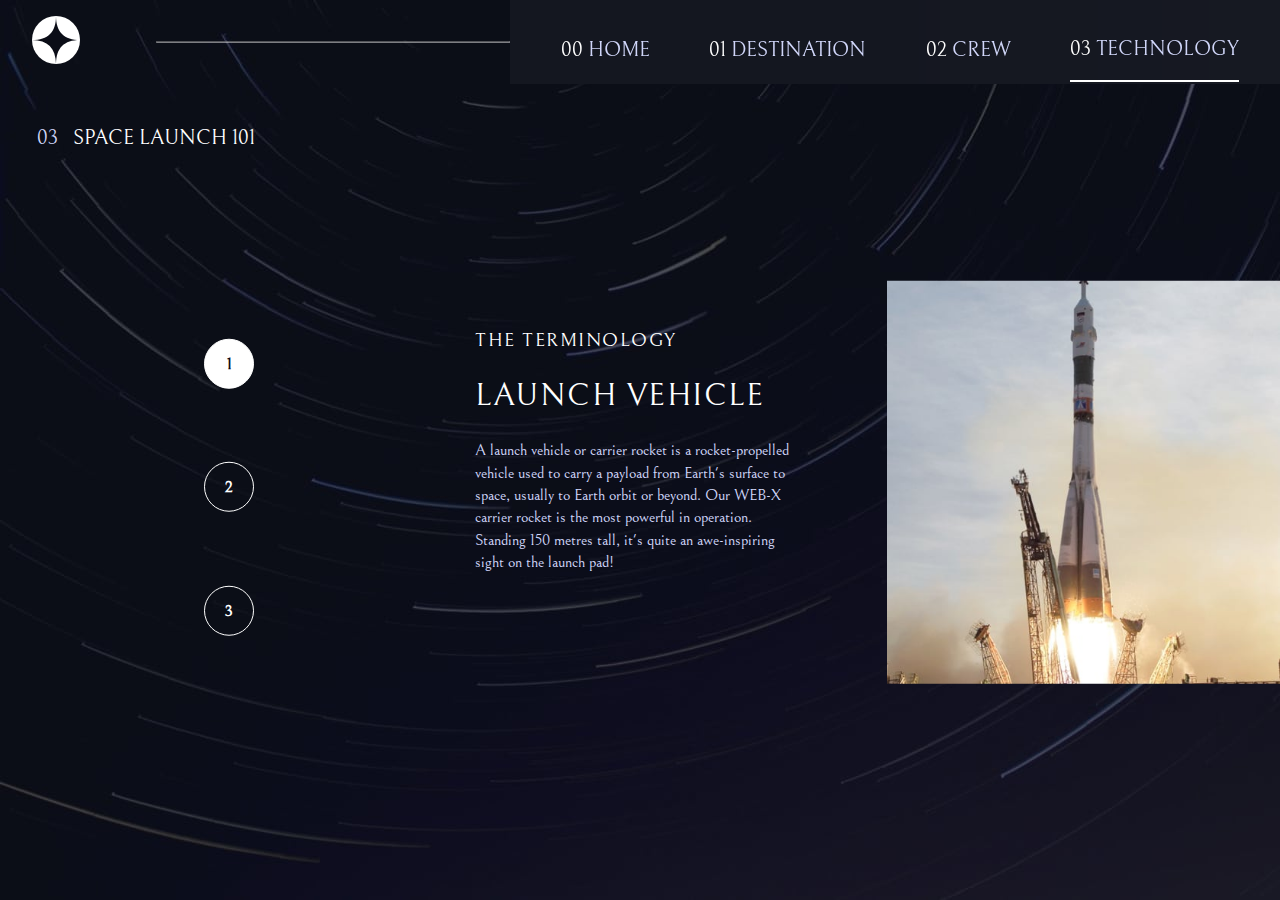
<file: launch.html>
<!DOCTYPE html>
<html lang="en">
<head>
    <meta charset="UTF-8">
    <meta http-equiv="X-UA-Compatible" content="IE=edge">
    <link rel="shortcut icon" href="assets/favicon-32x32.png" type="image/x-icon">
    <link rel="stylesheet" href="style.css">
    <meta name="viewport" content="width=device-width, initial-scale=1.0">
    <title>Launch</title>
</head>
<body>
    <style>
        body{
            background-image: url(assets/technology/background-technology-mobile.jpg);
        }
        @media screen and (min-width: 600px) and (max-width: 1000px){
            body{
                background-image: url(assets/technology/background-technology-tablet.jpg);
            }
        }
        @media screen and (min-width: 1000px){
            body{
                background-image: url(assets/technology/background-technology-desktop.jpg);
            }
            .main{
                margin-top: 2em;
                grid-template-columns: 1fr 1fr 1fr;
            }
        }
    </style>
    <nav class="container">
        <div class="logo">
            <img src="assets/shared/logo.svg" alt="" >
        </div>
        <div class="menu-open">
            <img src="assets/shared/icon-hamburger.svg" alt="" class="icon-hamburger">
        </div>    
        <hr>    
        <div class="nav-menu">
            <img src="assets/shared/icon-close.svg" alt="" class="icon-close">
            <a href="./index.html"><p class="p-one"><span>00</span> home</p></a>
            <a href="./destination.html"><p><span>01</span> destination</p></a>
            <a href="./crew.html"><p><span>02</span> crew</p></a>
            <a href="./launch.html"><p style="border-bottom: 2px solid white;"><span>03</span> technology</p></a>
        </div>
    </nav>
    <h3 class="destination--h3"><span>03</span> space launch 101</h3>
        <div class="main">
            <div class="space-image-div">
                <img src="assets/technology/image-launch-vehicle-landscape.jpg" alt="" class="space-image no-display">
                <img src="assets/technology/image-launch-vehicle-portrait.jpg" alt="" class="space-image portrait">
            </div>
            <div class="page-number">
                <div class="mid-circle" style="background-color: #fff; color: #0B0D17;">1</div>
                <a href="./launch-spaceport.html"><div class="mid-circle">2</div></a>
                <a href="./launch-capsule.html"><div class="mid-circle">3</div></a>
            </div>
            <div class="launch-text">
                <h2>the terminology</h2>
                <h1>launch vehicle</h1>
                <p>A launch vehicle or carrier rocket is a rocket-propelled vehicle used to carry a payload from Earth's surface to space, usually to Earth orbit or beyond. Our WEB-X carrier rocket is the most powerful in operation. Standing 150 metres tall, it's quite an awe-inspiring sight on the launch pad!</p>
            </div>
        </div>
        <script src="main.js"></script>
</body>
</html>
</file>
<file: style.css>
@import url('https://fonts.googleapis.com/css2?family=Barlow+Condensed&family=Bellefair&display=swap');

*{
    margin: 0;
    box-sizing: border-box;
    font-family: 'Bellefair', serif;
}

/* Mobile Design */

body{
    background-repeat: no-repeat;
    background-size: cover;
    min-height: 100vh;
}
a{
    text-decoration: none;
}
nav hr{
    width: 30%;
    margin-left: 60px;
    display: none;
}
hr{
    opacity: .5;
}
a:visited{
    color: #FFFFFF !important;
}
nav{
    display: flex;
    justify-content: space-between;
}
.nav-menu{
    background: rgba(255, 255, 255, 0.04);
    backdrop-filter: blur(81.5485px);
    -webkit-backdrop-filter: blur(81.5485px);
    padding: 1em;
    color: #D0D6F9;
    text-transform: uppercase;
    width: 60%;
    position: absolute;
    top: 0%;
    right: 0%;
    display: none;
    min-height: 100vh;
    line-height: 1.5;
}
.main-crew{
    display: flex;
    flex-direction: column-reverse;
}
.moon-crew{
    display: flex;
    flex-direction: column-reverse;
    margin-top: 2em;
}
.p-one{
    clear: right;
    margin-top: 7em;
    cursor: pointer;
}
.icon-close{
    padding: 2em;
    float: right;
}
.logo{
    padding: 2em;
}
.menu-open{
    display: flex;
    align-items: center;
    padding: 1em;
}
.nav-menu span{
    color: #FFFFFF;
}
.nav-menu p{
    margin-left: 10px;
    font-size: 1.3rem;
    line-height: 3;
}
.nav-menu p:hover, .nav-menu p:active, .nav-menu p:focus{
    color: #FFFFFF;
}
.text{
    padding: 2em;
    margin: 2em 0;
    text-align: center;
}

.text h3{
    color: #D0D6F9;
    font-size: 1.2rem;
    margin: 1em 0;
    text-transform: uppercase;
    font-weight: 400;
    font-family: 'Barlow Condensed', sans-serif;
}
.text h1{
    color: #FFFFFF;
    font-size: 6rem;
    text-transform: uppercase;
    letter-spacing: 2px;
    font-weight: 400;
    margin: .1em 0;
}
.text p{
    color: #D0D6F9;
    margin: 1em 0;
    font-size: 1.2rem;
    line-height: 1.4;
}
.circle{
    background-color: #FFFFFF;
    height: 200px;
    width: 200px;
    border-radius: 50%;
    display: grid;
    place-items: center;
    margin: auto;
    cursor: pointer;
}
.other-circle{
    height: 320px;
    width: 320px;
    border-radius: 50%;
    background: transparent;
    display: grid;
    place-items: center;
    margin: auto;
}
.circle h3{
    color: #0B0D17;
    font-size: 2rem;
    margin: 1em 0;
    letter-spacing: 1px;
    text-transform: uppercase;
    font-weight: 400;
}
.image{
    max-width: 100%;
    padding: 2em;
    margin: auto;
}
.image-div{
    display: flex;
    justify-content: center;
}

/* Destination Style */
.destination--h3{
    font-weight: 400;
    color: #FFFFFF;
    font-size: 1.3rem;
    margin: 2em 0 1em;
    text-transform: uppercase;
    text-align: center;
}
.destination--h3 span{
    color: #D0D6F9;
    padding-right: 10px;
}
.planet-list{
    display: flex;
    justify-content: space-between;
    margin: auto;
    padding: 0 2em;
}
.planet-list p{
    text-transform: uppercase;
    font-size: 1rem;
    cursor: pointer;
}
.planet-list p:hover, .planet-list p:active{
    color: #FFFFFF;
    border-bottom: 2px solid #D0D6F9;
}
hr{
    width: 80%;
    margin: auto;
}
.distance-time{
    padding: 1em;
    margin: 1em 0;
    display: flex;
    justify-content: space-evenly;
    text-align: center;
}
.distance-time h3{
    text-transform: uppercase;
    color: #D0D6F9;
    font-weight: 400;
    font-size: .8rem;
    margin: 1em 0;
    font-family: 'Barlow Condensed', sans-serif;
}
.distance-time h2{
    color: #FFFFFF;
    font-weight: 400;
    font-size: 2rem;
    text-transform: uppercase;
    margin: 0.5em 0;
}
/* Destination Ends */


/* Crew Starts */
.crew-text{
    padding: 2em;
    margin: 2em 0;
    text-align: center;
}
.crew-text h2{
    color: #D0D6F9;
    font-weight: 400;
    text-transform: uppercase;
}
.crew-text h1{
    font-weight: 400;
    text-transform: uppercase;
    font-size: 2.5rem;
    letter-spacing: 2px;
    margin: .5em 0;
    color: #FFFFFF;
}
.crew-text p{
    color: #D0D6F9;
    line-height: 1.4;
}
.swipe-circles{
    display: flex;
    margin: auto;
    width: 20%;
    justify-content: space-around;
}
.small-circle{
    height: 10px;
    width: 10px;
    border-radius: 50%;
    background-color: #D0D6F9;
    opacity: .5;
    cursor: pointer;
}
.small-circle:hover{
    opacity: 0.7;
}

/* Crew Ends */

/* Technol0gy Starts */
.space-image{
    padding: 1em 0em;
    max-width: 100%;
}
.launch-text{
    padding: 1em 2em;
}
.launch-text h2{
    color: #FFFFFF;
    text-align: center;
    text-transform: uppercase;
    font-weight: 400;
    font-size: 1.2rem;
    letter-spacing: 1.5px;
}
.launch-text h1{
    color: #FFFFFF;
    margin: .8em 0;
    text-align: center;
    text-transform: uppercase;
    font-weight: 400;
    font-size: 2rem;
    letter-spacing: 1.5px;
}
.portrait{
    display: none;
}
.launch-text p{
    color: #D0D6F9;
    margin: .8em 0;
    text-align: center;
    line-height: 1.4;
}
.page-number{
    display: flex;
    justify-content: space-around;
    margin: 2em auto;
    width: 40%;
}
.mid-circle{
    height: 50px;
    width: 50px;
    border-radius: 50%;
    display: grid;
    place-items: center;
    cursor: pointer;
    font-weight: 700;
    background-color: transparent;
    border: 1px solid #FFFFFF;
    color: #FFFFFF;
}

/* Tablet Design */

@media screen and (min-width: 600px) and (max-width: 1000px){
    .menu-open{
        display: none;
    }
    .nav-menu{
        display: flex;
        position: relative;
        min-height: 0;
        line-height: 0;
        width: auto;
        align-items: center;
        padding-bottom: 0em;
    }    
    .logo{
        padding: 1em;
        margin-left: 1em;
    }
    .nav-menu p{
        color: #D0D6F9;
    }
    .nav-menu p:hover, .nav-menu p:active, .nav-menu p:focus{
        color: #FFFFFF !important;
        border-bottom: 2px solid white;
    }
    nav hr{
        display: block;
        margin-left: 80px;
    }
    .nav-menu span{
        display: none;
    }
    .icon-close{
        display: none;
    }
    .portrait{
        display: none !important;
    }
    .p-one{
        margin-top: 0;
    }
    .destination--h3{
        text-align: left;
        margin-left: 2em;
    }
    .space-image{
        width: 100%;
        display: block;
    }
    .space-image-div{
        display: flex;
    }
    .main{
        margin: 2em 0;
    }
    .planet-list{
        width: 60%;
    }
    .main-crew{
        flex-direction: column;
    }
    .moon-crew{
        flex-direction: column;
    }
}

/* Desktop Design */

@media screen and (min-width: 1000px){
    .menu-open{
        display: none;
    }
    .nav-menu{
        display: flex;
        position: relative;
        min-height: 0;
        width: 65%;
        justify-content: space-around;
        align-items: center;
        padding-bottom: 0em;
    }
    .logo{
        padding: 1em;
        margin-left: 1em;
    }
    .nav-menu p{
        color: #D0D6F9;
    }
    nav hr{
        display: block;
    }
    .nav-menu p:hover{
        color: #FFFFFF;
        border-bottom: 2px solid white;
    }
    .destination--h3{
        text-align: left;
        margin-left: 1.8em;
    }
    .nav-menu span{
        color: #FFFFFF;
    } 
    .p-one{
        margin-top: 0;
    }
    .icon-close{
        display: none;
    } 
    .main{
        display: grid;
        grid-template-columns: 1fr 1fr;
        gap: 50px;
        position: absolute;
        top: 50%;
        left: 50%;
        transform: translate(-50%, -50%);
        width: 100%;
    } 
    .crew-text{
        text-align: left;
        margin-top: 3em;
    }
    .page-number{
        flex-direction: column;
    }
    .mid-circle{
        margin-top: 10px;
    }
    .space-image.no-display{
        display: none;
    }
    .portrait{
        display: block;
    }
    .main-crew{
        flex-direction: column;
    }
    .moon-crew{
        flex-direction: column;
    }
    .text{
        text-align: left;
    }
    .planet-list{
        margin: 0;
        padding: 0em;
    }
    .text hr{
        margin: 0;
        width: 100%;
    }
    .distance-time{
        justify-content: space-between;
    }
    .launch-text h2, .launch-text p, .launch-text h1{
        text-align: left;
    }
    .page-number{
        order: 1;
        margin-right: 2em;
    }
    .launch-text{
        order: 2;
        margin-top: 3em;
    }
    .space-image-div{
        order: 3;
    }
}
</file>
